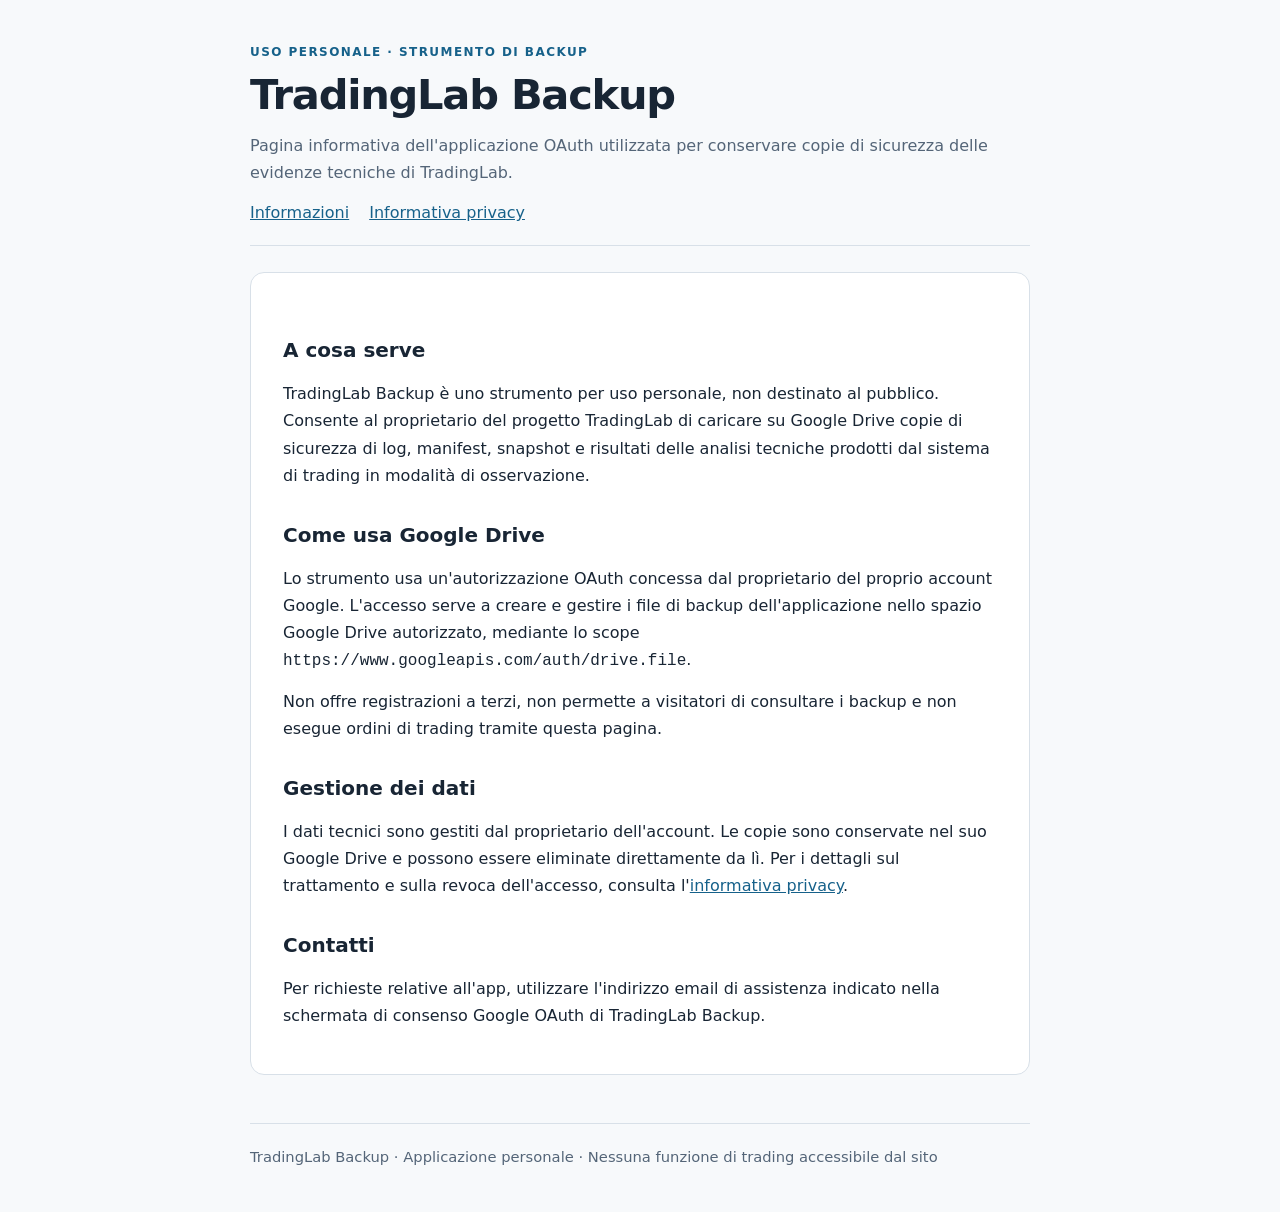
<file: index.html>
<!doctype html>
<html lang="it">
<head>
  <meta charset="utf-8">
  <meta name="viewport" content="width=device-width, initial-scale=1">
  <meta name="description" content="TradingLab Backup: servizio privato per il salvataggio su Google Drive delle evidenze tecniche di TradingLab.">
  <title>TradingLab Backup — Informazioni sull'app</title>
  <link rel="stylesheet" href="style.css">
</head>
<body>
  <header>
    <div class="eyebrow">Uso personale · Strumento di backup</div>
    <h1>TradingLab Backup</h1>
    <p class="muted">Pagina informativa dell'applicazione OAuth utilizzata per conservare copie di sicurezza delle evidenze tecniche di TradingLab.</p>
    <nav aria-label="Navigazione"><a href="index.html" aria-current="page">Informazioni</a><a href="privacy.html">Informativa privacy</a></nav>
  </header>
  <main>
    <article>
      <h2>A cosa serve</h2>
      <p>TradingLab Backup è uno strumento per uso personale, non destinato al pubblico. Consente al proprietario del progetto TradingLab di caricare su Google Drive copie di sicurezza di log, manifest, snapshot e risultati delle analisi tecniche prodotti dal sistema di trading in modalità di osservazione.</p>
      <h2>Come usa Google Drive</h2>
      <p>Lo strumento usa un'autorizzazione OAuth concessa dal proprietario del proprio account Google. L'accesso serve a creare e gestire i file di backup dell'applicazione nello spazio Google Drive autorizzato, mediante lo scope <code>https://www.googleapis.com/auth/drive.file</code>.</p>
      <p>Non offre registrazioni a terzi, non permette a visitatori di consultare i backup e non esegue ordini di trading tramite questa pagina.</p>
      <h2>Gestione dei dati</h2>
      <p>I dati tecnici sono gestiti dal proprietario dell'account. Le copie sono conservate nel suo Google Drive e possono essere eliminate direttamente da lì. Per i dettagli sul trattamento e sulla revoca dell'accesso, consulta l'<a href="privacy.html">informativa privacy</a>.</p>
      <h2>Contatti</h2>
      <p>Per richieste relative all'app, utilizzare l'indirizzo email di assistenza indicato nella schermata di consenso Google OAuth di TradingLab Backup.</p>
    </article>
  </main>
  <footer>TradingLab Backup · Applicazione personale · Nessuna funzione di trading accessibile dal sito</footer>
</body>
</html>
</file>
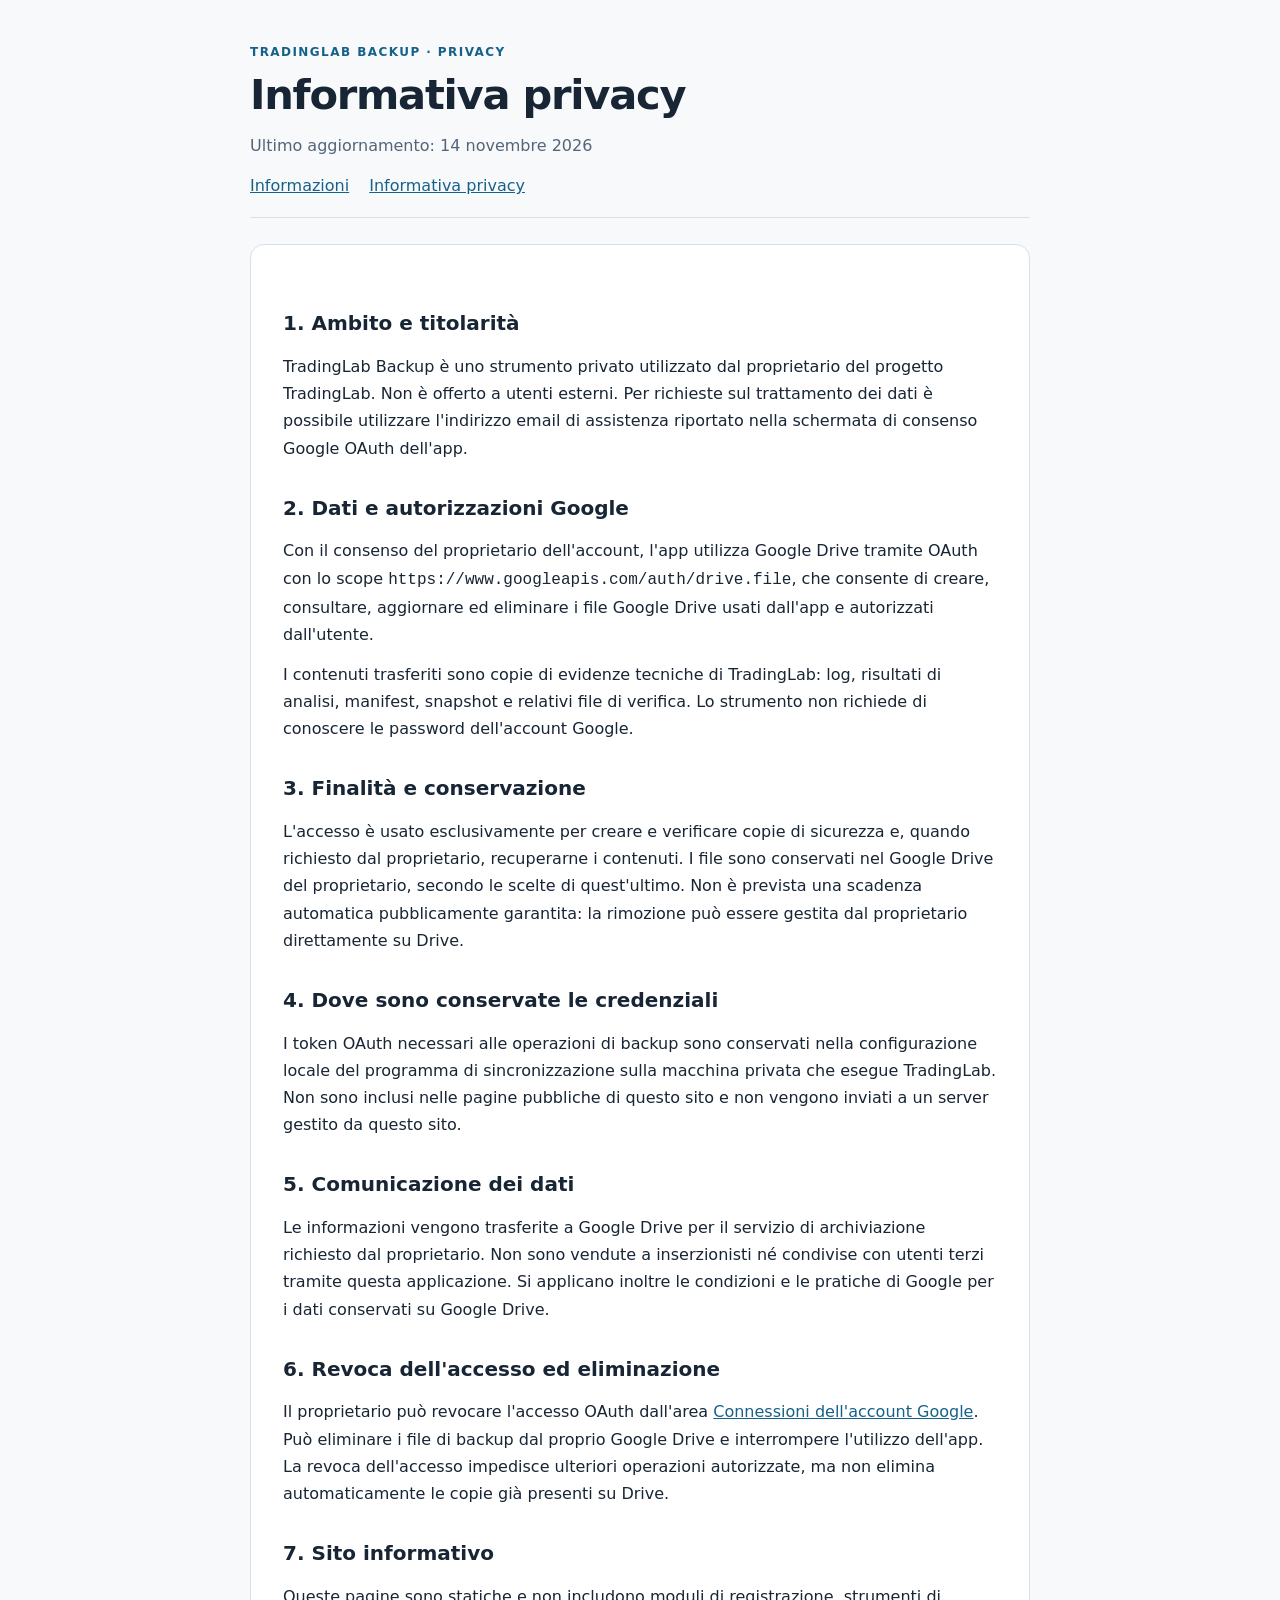
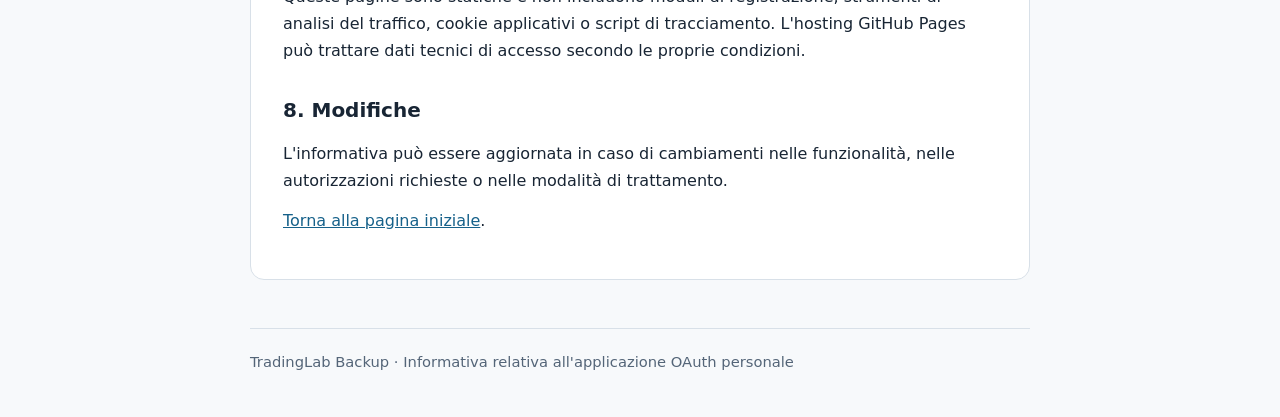
<file: privacy.html>
<!doctype html>
<html lang="it">
<head>
  <meta charset="utf-8">
  <meta name="viewport" content="width=device-width, initial-scale=1">
  <meta name="description" content="Informativa privacy dell'app personale TradingLab Backup per Google Drive OAuth.">
  <title>Informativa privacy — TradingLab Backup</title>
  <link rel="stylesheet" href="style.css">
</head>
<body>
  <header>
    <div class="eyebrow">TradingLab Backup · Privacy</div>
    <h1>Informativa privacy</h1>
    <p class="muted">Ultimo aggiornamento: 14 novembre 2026</p>
    <nav aria-label="Navigazione"><a href="index.html">Informazioni</a><a href="privacy.html" aria-current="page">Informativa privacy</a></nav>
  </header>
  <main>
    <article>
      <h2>1. Ambito e titolarità</h2>
      <p>TradingLab Backup è uno strumento privato utilizzato dal proprietario del progetto TradingLab. Non è offerto a utenti esterni. Per richieste sul trattamento dei dati è possibile utilizzare l'indirizzo email di assistenza riportato nella schermata di consenso Google OAuth dell'app.</p>
      <h2>2. Dati e autorizzazioni Google</h2>
      <p>Con il consenso del proprietario dell'account, l'app utilizza Google Drive tramite OAuth con lo scope <code>https://www.googleapis.com/auth/drive.file</code>, che consente di creare, consultare, aggiornare ed eliminare i file Google Drive usati dall'app e autorizzati dall'utente.</p>
      <p>I contenuti trasferiti sono copie di evidenze tecniche di TradingLab: log, risultati di analisi, manifest, snapshot e relativi file di verifica. Lo strumento non richiede di conoscere le password dell'account Google.</p>
      <h2>3. Finalità e conservazione</h2>
      <p>L'accesso è usato esclusivamente per creare e verificare copie di sicurezza e, quando richiesto dal proprietario, recuperarne i contenuti. I file sono conservati nel Google Drive del proprietario, secondo le scelte di quest'ultimo. Non è prevista una scadenza automatica pubblicamente garantita: la rimozione può essere gestita dal proprietario direttamente su Drive.</p>
      <h2>4. Dove sono conservate le credenziali</h2>
      <p>I token OAuth necessari alle operazioni di backup sono conservati nella configurazione locale del programma di sincronizzazione sulla macchina privata che esegue TradingLab. Non sono inclusi nelle pagine pubbliche di questo sito e non vengono inviati a un server gestito da questo sito.</p>
      <h2>5. Comunicazione dei dati</h2>
      <p>Le informazioni vengono trasferite a Google Drive per il servizio di archiviazione richiesto dal proprietario. Non sono vendute a inserzionisti né condivise con utenti terzi tramite questa applicazione. Si applicano inoltre le condizioni e le pratiche di Google per i dati conservati su Google Drive.</p>
      <h2>6. Revoca dell'accesso ed eliminazione</h2>
      <p>Il proprietario può revocare l'accesso OAuth dall'area <a href="https://myaccount.google.com/connections">Connessioni dell'account Google</a>. Può eliminare i file di backup dal proprio Google Drive e interrompere l'utilizzo dell'app. La revoca dell'accesso impedisce ulteriori operazioni autorizzate, ma non elimina automaticamente le copie già presenti su Drive.</p>
      <h2>7. Sito informativo</h2>
      <p>Queste pagine sono statiche e non includono moduli di registrazione, strumenti di analisi del traffico, cookie applicativi o script di tracciamento. L'hosting GitHub Pages può trattare dati tecnici di accesso secondo le proprie condizioni.</p>
      <h2>8. Modifiche</h2>
      <p>L'informativa può essere aggiornata in caso di cambiamenti nelle funzionalità, nelle autorizzazioni richieste o nelle modalità di trattamento.</p>
      <p><a href="index.html">Torna alla pagina iniziale</a>.</p>
    </article>
  </main>
  <footer>TradingLab Backup · Informativa relativa all'applicazione OAuth personale</footer>
</body>
</html>
</file>
<file: style.css>
:root{color-scheme:light;--bg:#f7f9fb;--ink:#182534;--muted:#546578;--line:#d8e0e8;--accent:#16618a;--card:#fff}*{box-sizing:border-box}body{margin:0;background:var(--bg);color:var(--ink);font:16px/1.7 system-ui,-apple-system,'Segoe UI',sans-serif}header,main,footer{width:min(780px,calc(100% - 40px));margin-inline:auto}header{padding:42px 0 18px;border-bottom:1px solid var(--line)}h1{font-size:clamp(1.9rem,4vw,2.6rem);line-height:1.2;letter-spacing:-.03em;margin:.45rem 0}h2{font-size:1.25rem;margin:1.8rem 0 .45rem}p{margin:.8rem 0}small,.muted{color:var(--muted)}main{padding:26px 0 48px}article{background:var(--card);border:1px solid var(--line);border-radius:14px;padding:clamp(20px,4vw,32px)}a{color:var(--accent)}a:focus-visible{outline:3px solid var(--accent);outline-offset:3px}nav a{margin-right:20px}footer{border-top:1px solid var(--line);padding:20px 0 45px;font-size:.92rem;color:var(--muted)}ul{padding-left:1.3rem}.eyebrow{text-transform:uppercase;letter-spacing:.12em;font-size:.75rem;color:var(--accent);font-weight:650}
</file>
